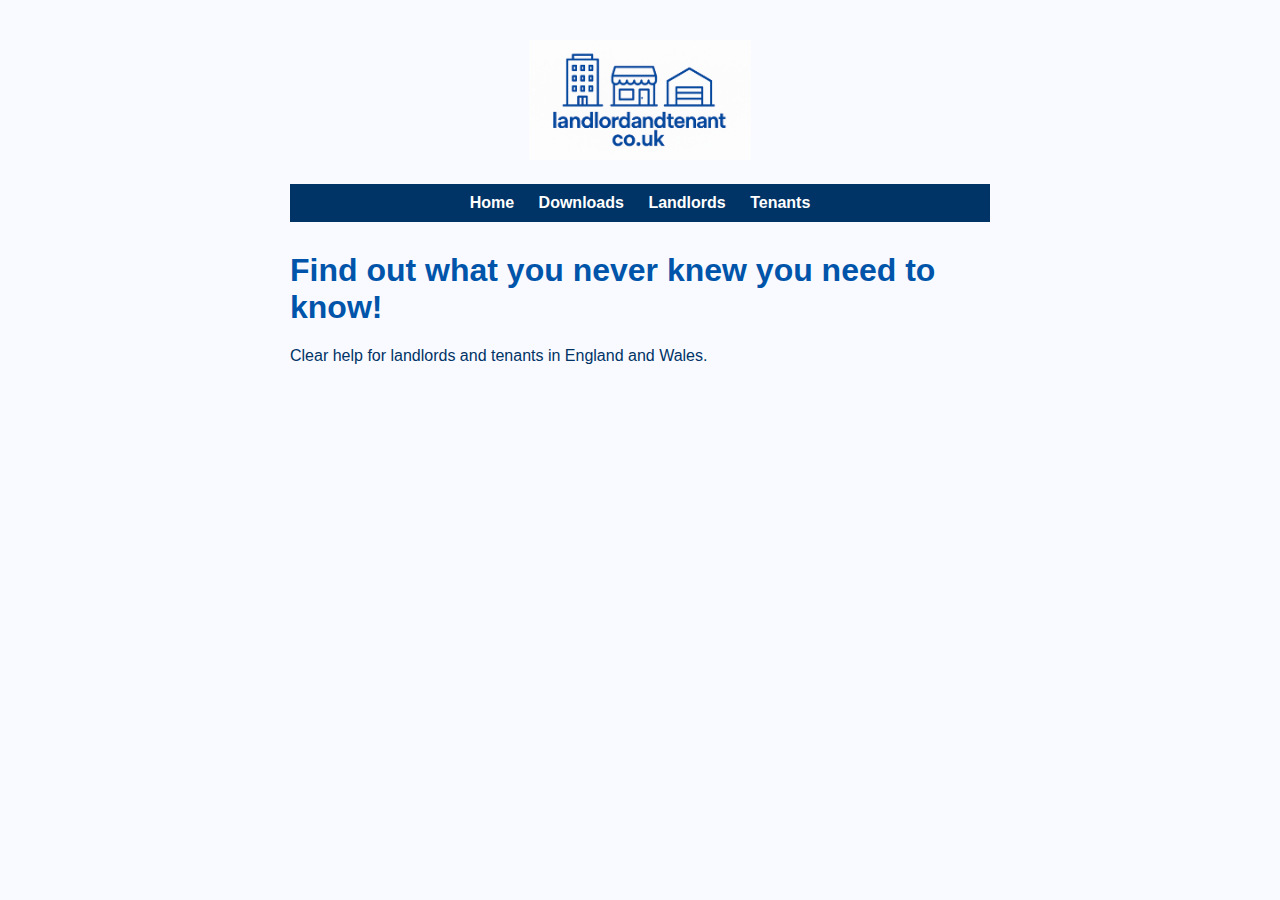
<file: index.html>
<!DOCTYPE html>
<html lang="en">
<head>
  <meta charset="UTF-8" />
  <meta name="viewport" content="width=device-width, initial-scale=1" />
  <title>Landlord and Tenant Adviser</title>
  <style>
    body {
      font-family: Arial, sans-serif;
      max-width: 700px;
      margin: 40px auto;
      padding: 0 20px;
      color: #003366;
      background: #f9faff;
    }
    nav {
      background-color: #003366;
      padding: 10px 20px;
      margin-bottom: 30px;
      text-align: center;
    }
    nav a {
      color: #ffffff;
      margin-right: 20px;
      text-decoration: none;
      font-weight: bold;
    }
    nav a:last-child {
      margin-right: 0;
    }
    .logo {
      text-align: center;
      margin-bottom: 20px;
    }
    .logo img {
      max-height: 120px;
    }
    h1 {
      color: #0055aa;
    }
  </style>
</head>
<body>

  <div class="logo">
    <img src="logo.png" alt="Landlord and Tenant Logo" />
  </div>

  <nav>
    <a href="index.html">Home</a>
    <a href="downloads.html">Downloads</a>
    <a href="landlords.html">Landlords</a>
    <a href="tenants.html">Tenants</a>
  </nav>

  <h1>Find out what you never knew you need to know!</h1>
  <p>Clear help for landlords and tenants in England and Wales.</p>

</body>
</html>
</file>
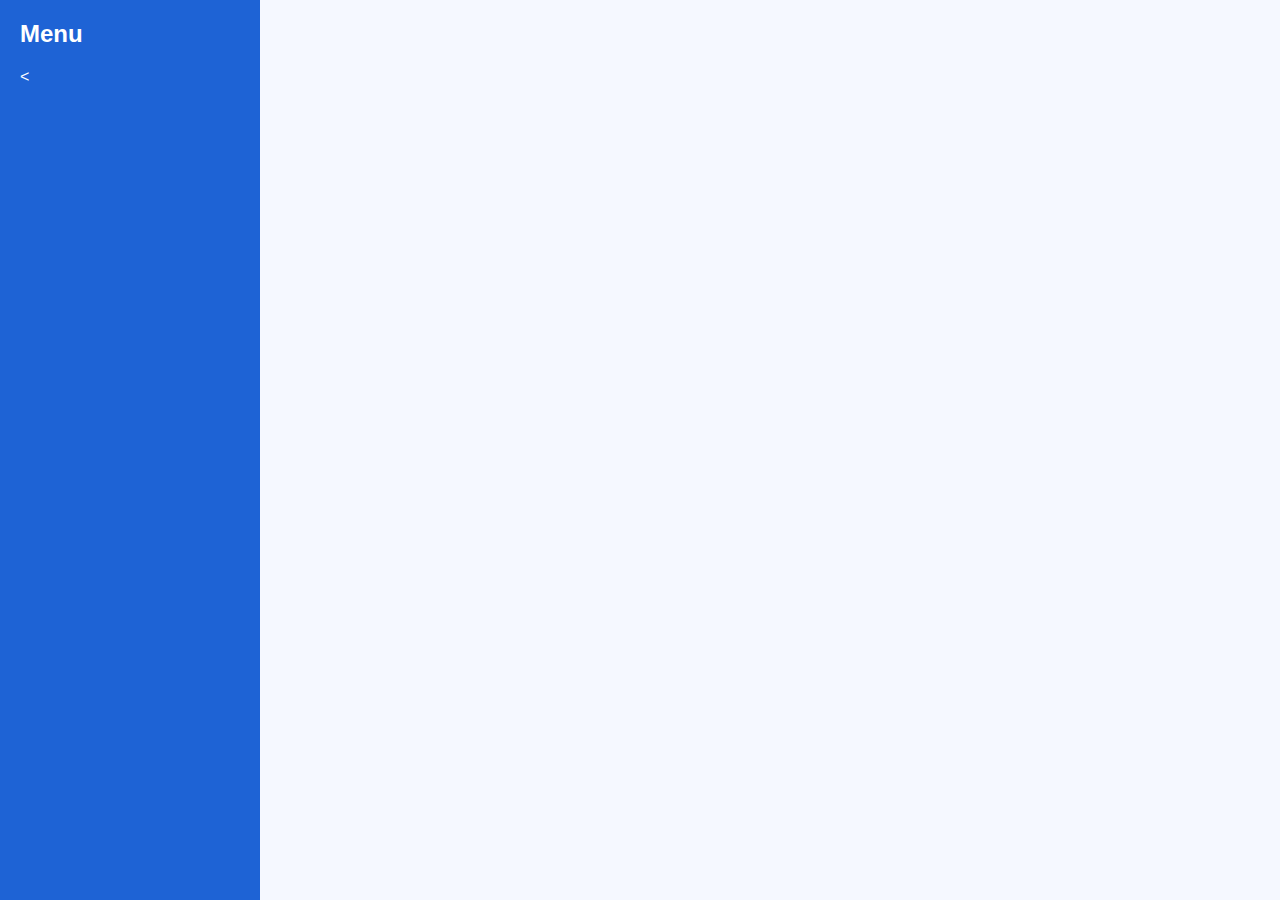
<file: about.html>
<!DOCTYPE html>
<html lang="en">
<head>
  <meta charset="UTF-8" />
  <meta name="viewport" content="width=device-width, initial-scale=1.0" />
  <title>About Us - Landlord and Tenant</title>
  <style>
    body {
      display: flex;
      margin: 0;
      font-family: Arial, sans-serif;
      background: #f5f8ff;
    }

    /* Sidebar */
    .sidebar {
      width: 220px;
      background: #1e63d5;
      color: #fff;
      height: 100vh;
      padding: 20px;
      position: fixed;
      left: 0;
      top: 0;
    }

    .sidebar h2 {
      margin-top: 0;
    }

    .sidebar a {
      display: block;
      color: #fff;
      padding: 10px 0;
      text-decoration: none;
      font-size: 16px;
    }

    .sidebar a:hover {
      text-decoration: underline;
    }

    /* Main content */
    .content {
      margin-left: 240px;
      padding: 20px;
      text-align: center;
    }

    .logo {
      width: 260px;
      display: block;
      margin: 0 auto 20px auto;
    }

    .text-box {
      max-width: 800px;
      margin: 20px auto;
      background: white;
      padding: 30px;
      border-radius: 8px;
      box-shadow: 0 0 10px rgba(0,0,0,0.1);
      text-align: left;
      line-height: 1.6;
      font-size: 18px;
    }
  </style>
</head>

<body>

  <div class="sidebar">
    <h2>Menu</h2>
    <
</file>
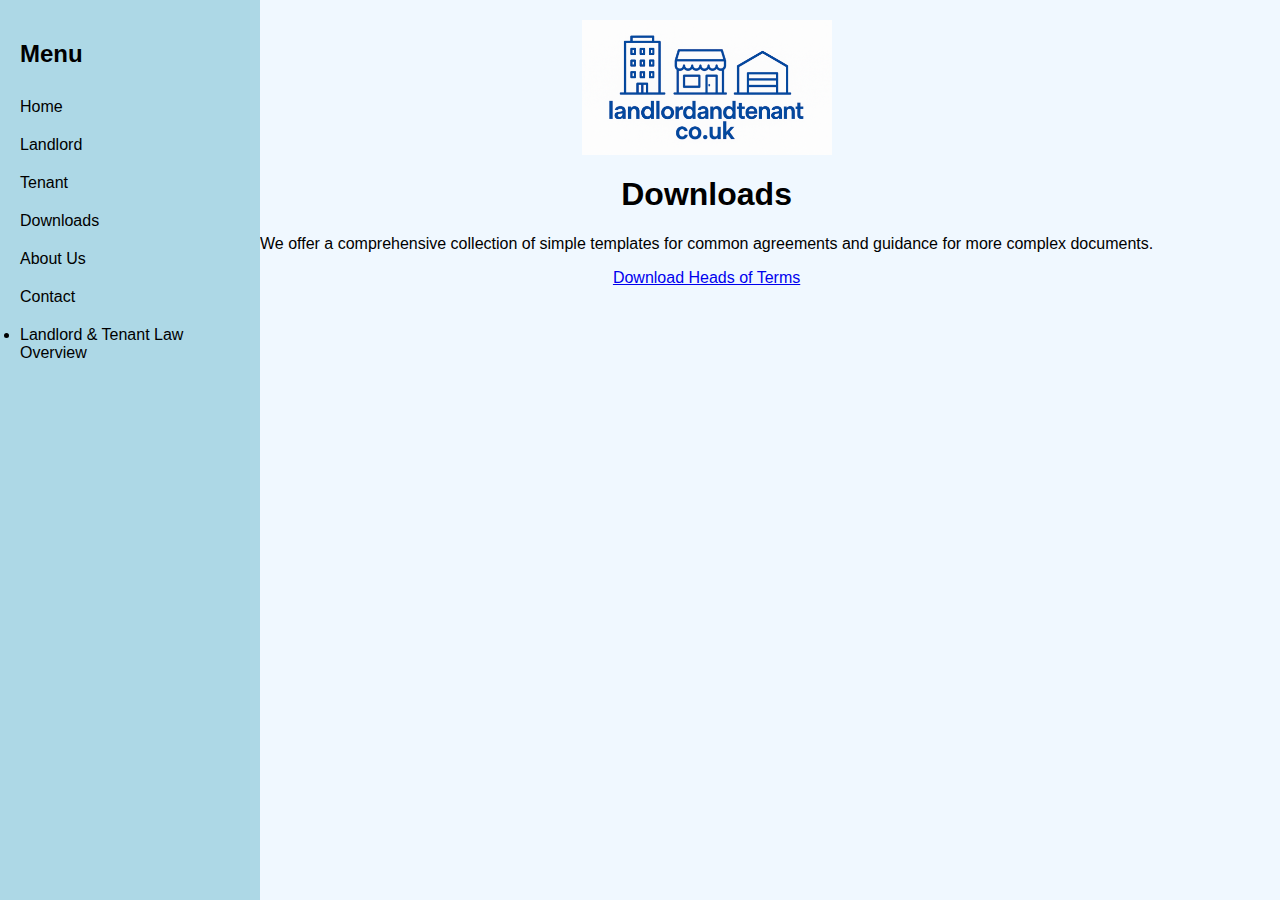
<file: downloads.html>
<!DOCTYPE html>
<html lang="en">
<head>
  <meta charset="UTF-8">
  <meta name="viewport" content="width=device-width, initial-scale=1.0">
  <title>Downloads - Property Toolkit</title>
  <link rel="stylesheet" href="style.css">
</head>
<body>
  <div id="sidebar"></div>
  <div class="content">
    <img src="logo.png" class="logo" alt="Logo" />
    <h1>Downloads</h1>
    <p>We offer a comprehensive collection of simple templates for common agreements and guidance for more complex documents.</p>
    <a href="heads_of_terms.docx" download>Download Heads of Terms</a>
  </div>
  <script>
    fetch('sidebar.html')
      .then(res => res.text())
      .then(data => document.getElementById('sidebar').innerHTML = data)
      .catch(err => console.error('Could not load sidebar:', err));
  </script>
</body>
</html>
</file>
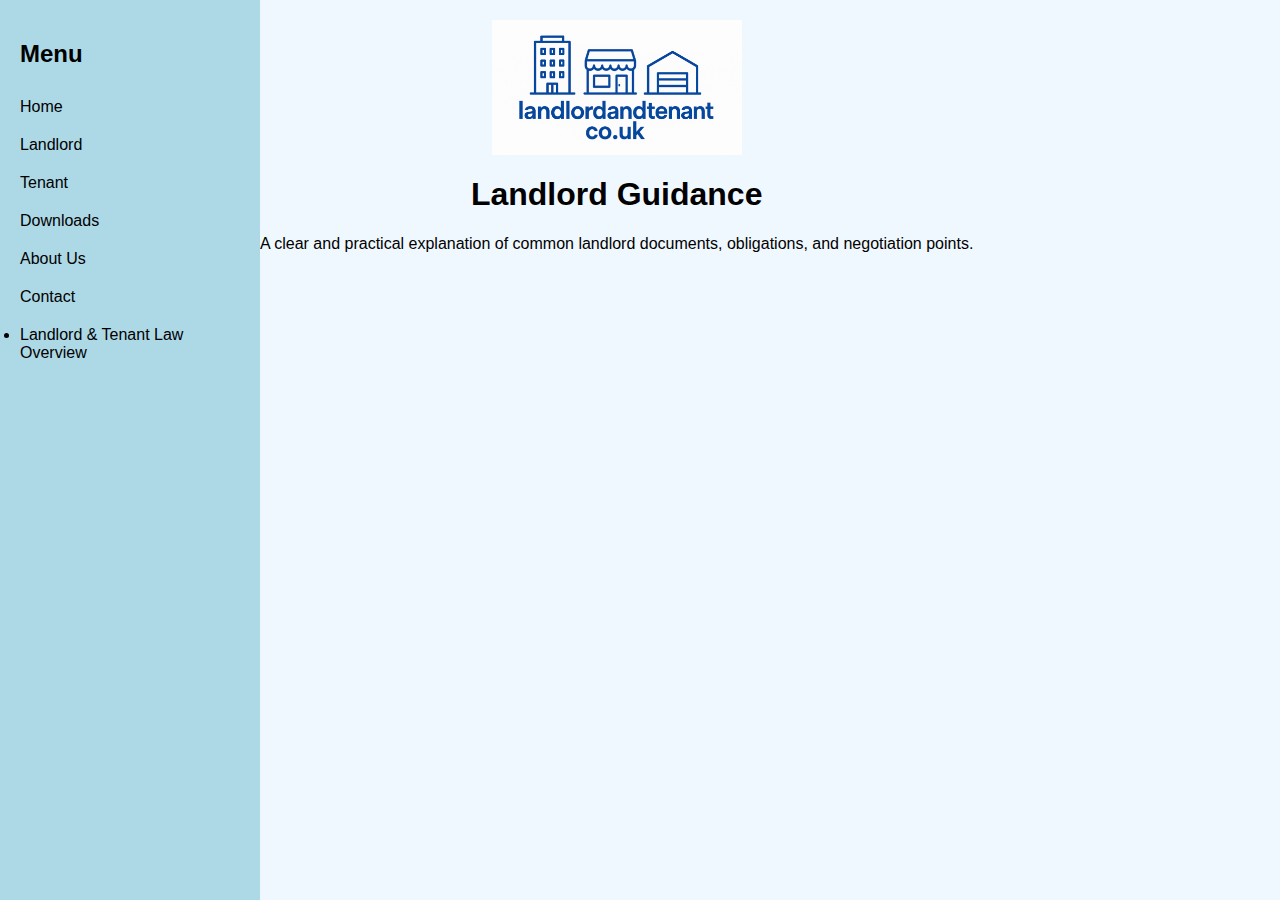
<file: landlord.html>
<!DOCTYPE html>
<html lang="en">
<head>
  <meta charset="UTF-8">
  <meta name="viewport" content="width=device-width, initial-scale=1.0">
  <title>Landlord - Property Toolkit</title>
  <link rel="stylesheet" href="style.css">
</head>
<body>
  <div id="sidebar"></div>
  <div class="content">
    <img src="logo.png" class="logo" alt="Logo" />
    <h1>Landlord Guidance</h1>
    <p>A clear and practical explanation of common landlord documents, obligations, and negotiation points.</p>
    
  </div>
  <script>
    fetch('sidebar.html')
      .then(res => res.text())
      .then(data => document.getElementById('sidebar').innerHTML = data)
      .catch(err => console.error('Could not load sidebar:', err));
  </script>
</body>
</html>
</file>
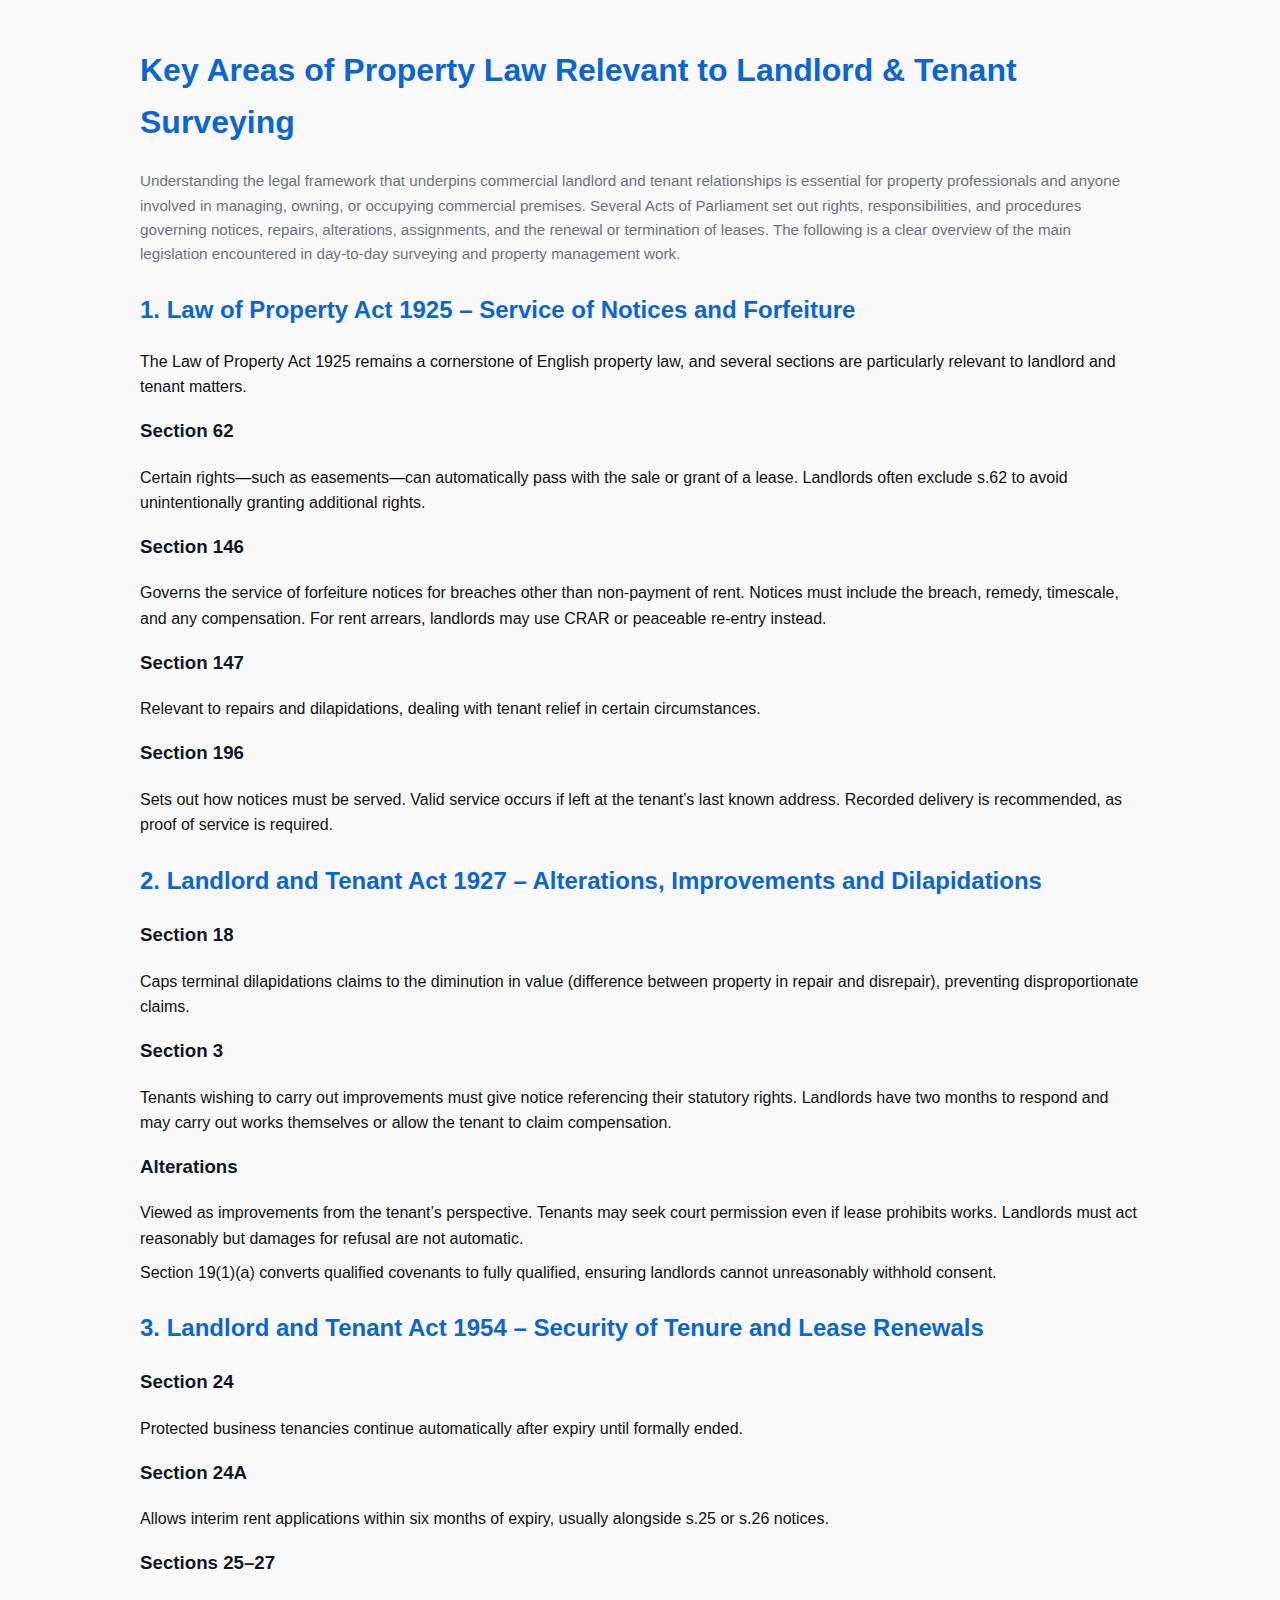
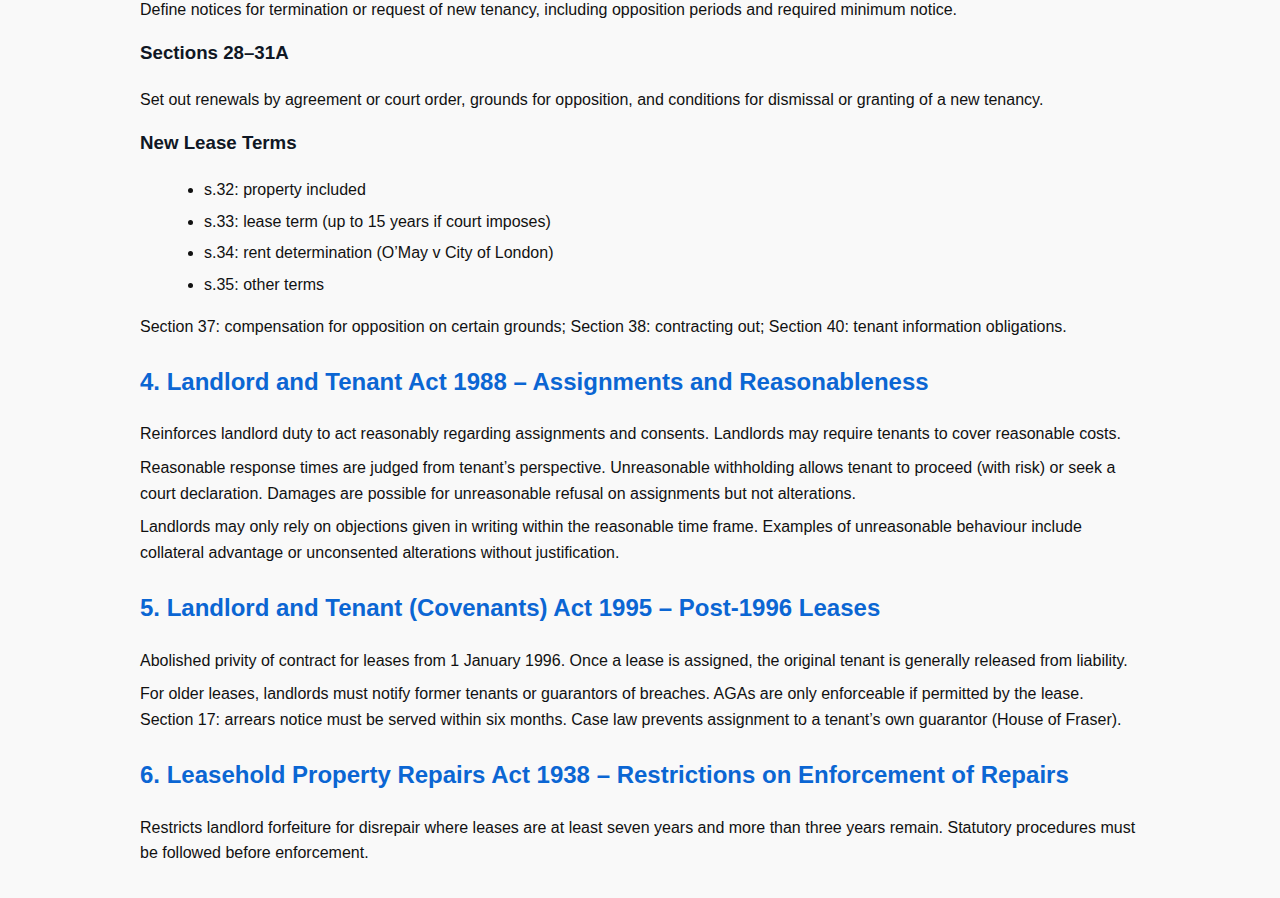
<file: propertylaw.html>
<!DOCTYPE html>
<html lang="en">
<head>
  <meta charset="UTF-8">
  <meta name="viewport" content="width=device-width, initial-scale=1.0">
  <title>Key Areas of Property Law Relevant to Landlord & Tenant Surveying</title>
  <style>
    body {font-family: Arial, sans-serif; line-height: 1.6; margin: 0; padding: 0; background: #f9f9f9; color: #111;}
    .container {max-width: 1000px; margin: 0 auto; padding: 24px;}
    h1 {color: #0b66d3;}
    h2 {color: #0b66d3; margin-top: 24px;}
    h3 {margin-top: 16px; color: #0f1724;}
    p {margin: 8px 0;}
    ul {margin: 8px 0 16px 24px;}
    li {margin-bottom: 6px;}
    .muted {color: #6b7280; font-size: 0.95rem;}
    .callout {background: #f1f7ff; border-left: 4px solid #0b66d3; padding: 10px 12px; margin: 10px 0; border-radius: 6px;}
  </style>
</head>
<body>
  <div class="container">
    <h1>Key Areas of Property Law Relevant to Landlord & Tenant Surveying</h1>
    <p class="muted">Understanding the legal framework that underpins commercial landlord and tenant relationships is essential for property professionals and anyone involved in managing, owning, or occupying commercial premises. Several Acts of Parliament set out rights, responsibilities, and procedures governing notices, repairs, alterations, assignments, and the renewal or termination of leases. The following is a clear overview of the main legislation encountered in day-to-day surveying and property management work.</p>

    <h2>1. Law of Property Act 1925 – Service of Notices and Forfeiture</h2>
    <p>The Law of Property Act 1925 remains a cornerstone of English property law, and several sections are particularly relevant to landlord and tenant matters.</p>
    <h3>Section 62</h3>
    <p>Certain rights—such as easements—can automatically pass with the sale or grant of a lease. Landlords often exclude s.62 to avoid unintentionally granting additional rights.</p>
    <h3>Section 146</h3>
    <p>Governs the service of forfeiture notices for breaches other than non-payment of rent. Notices must include the breach, remedy, timescale, and any compensation. For rent arrears, landlords may use CRAR or peaceable re-entry instead.</p>
    <h3>Section 147</h3>
    <p>Relevant to repairs and dilapidations, dealing with tenant relief in certain circumstances.</p>
    <h3>Section 196</h3>
    <p>Sets out how notices must be served. Valid service occurs if left at the tenant’s last known address. Recorded delivery is recommended, as proof of service is required.</p>

    <h2>2. Landlord and Tenant Act 1927 – Alterations, Improvements and Dilapidations</h2>
    <h3>Section 18</h3>
    <p>Caps terminal dilapidations claims to the diminution in value (difference between property in repair and disrepair), preventing disproportionate claims.</p>
    <h3>Section 3</h3>
    <p>Tenants wishing to carry out improvements must give notice referencing their statutory rights. Landlords have two months to respond and may carry out works themselves or allow the tenant to claim compensation.</p>
    <h3>Alterations</h3>
    <p>Viewed as improvements from the tenant’s perspective. Tenants may seek court permission even if lease prohibits works. Landlords must act reasonably but damages for refusal are not automatic.</p>
    <p>Section 19(1)(a) converts qualified covenants to fully qualified, ensuring landlords cannot unreasonably withhold consent.</p>

    <h2>3. Landlord and Tenant Act 1954 – Security of Tenure and Lease Renewals</h2>
    <h3>Section 24</h3>
    <p>Protected business tenancies continue automatically after expiry until formally ended.</p>
    <h3>Section 24A</h3>
    <p>Allows interim rent applications within six months of expiry, usually alongside s.25 or s.26 notices.</p>
    <h3>Sections 25–27</h3>
    <p>Define notices for termination or request of new tenancy, including opposition periods and required minimum notice.</p>
    <h3>Sections 28–31A</h3>
    <p>Set out renewals by agreement or court order, grounds for opposition, and conditions for dismissal or granting of a new tenancy.</p>
    <h3>New Lease Terms</h3>
    <ul>
      <li>s.32: property included</li>
      <li>s.33: lease term (up to 15 years if court imposes)</li>
      <li>s.34: rent determination (O’May v City of London)</li>
      <li>s.35: other terms</li>
    </ul>
    <p>Section 37: compensation for opposition on certain grounds; Section 38: contracting out; Section 40: tenant information obligations.</p>

    <h2>4. Landlord and Tenant Act 1988 – Assignments and Reasonableness</h2>
    <p>Reinforces landlord duty to act reasonably regarding assignments and consents. Landlords may require tenants to cover reasonable costs.</p>
    <p>Reasonable response times are judged from tenant’s perspective. Unreasonable withholding allows tenant to proceed (with risk) or seek a court declaration. Damages are possible for unreasonable refusal on assignments but not alterations.</p>
    <p>Landlords may only rely on objections given in writing within the reasonable time frame. Examples of unreasonable behaviour include collateral advantage or unconsented alterations without justification.</p>

    <h2>5. Landlord and Tenant (Covenants) Act 1995 – Post-1996 Leases</h2>
    <p>Abolished privity of contract for leases from 1 January 1996. Once a lease is assigned, the original tenant is generally released from liability.</p>
    <p>For older leases, landlords must notify former tenants or guarantors of breaches. AGAs are only enforceable if permitted by the lease. Section 17: arrears notice must be served within six months. Case law prevents assignment to a tenant’s own guarantor (House of Fraser).</p>

    <h2>6. Leasehold Property Repairs Act 1938 – Restrictions on Enforcement of Repairs</h2>
    <p>Restricts landlord forfeiture for disrepair where leases are at least seven years and more than three years remain. Statutory procedures must be followed before enforcement.</p>

  </div>
</body>
</html>
</file>
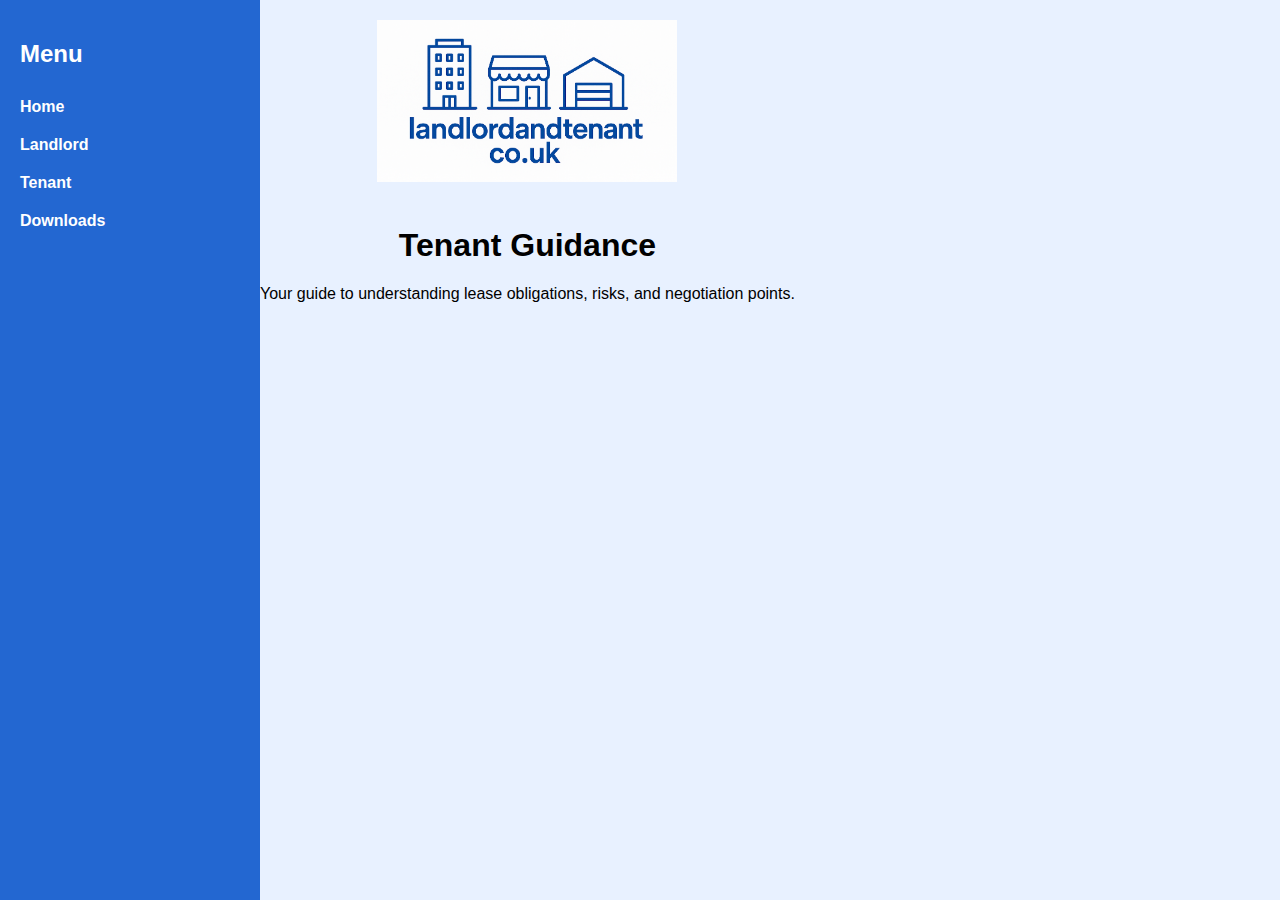
<file: tenant.html>
<!DOCTYPE html>
<html lang="en">
<head>
  <meta charset="UTF-8" />
  <meta name="viewport" content="width=device-width, initial-scale=1.0" />
  <title>Tenant - Property Toolkit</title>
  <style>
    body {
      display: flex;
      margin: 0;
      font-family: Arial, sans-serif;
      background: #e8f1ff;
    }
    .sidebar {
      width: 220px;
      background: #2367d1;
      color: #fff;
      height: 100vh;
      padding: 20px;
      position: fixed;
      left: 0;
      top: 0;
    }
    .sidebar a {
      display: block;
      color: #fff;
      padding: 10px 0;
      text-decoration: none;
      font-weight: bold;
    }
    .sidebar a:hover {
      text-decoration: underline;
    }
    .content {
      margin-left: 240px;
      padding: 20px;
      text-align: center;
    }
    .logo {
      width: 300px;
      margin-bottom: 20px;
    }
  </style>
</head>
<body>

  <div class="sidebar">
    <h2>Menu</h2>
    <a href="index.html">Home</a>
    <a href="landlord.html">Landlord</a>
    <a href="tenant.html">Tenant</a>
    <a href="downloads.html">Downloads</a>
  </div>

  <div class="content">
    <img src="logo.png" class="logo" alt="Logo" />
    <h1>Tenant Guidance</h1>
    <p>Your guide to understanding lease obligations, risks, and negotiation points.</p>
  </div>

</body>
</html>
</file>
<file: style.css>
body {
  display: flex;
  margin: 0;
  font-family: Arial, sans-serif;
  background: #f0f8ff;
}
#sidebar {
  width: 220px;
  background: #add8e6;
  color: #000;
  height: 100vh;
  padding: 20px;
  position: fixed;
  top: 0;
  left: 0;
}
#sidebar a {
  display: block;
  color: #000;
  padding: 10px 0;
  text-decoration: none;
}
#sidebar a:hover {
  color: #004080;
  text-decoration: underline;
}
.content {
  margin-left: 240px;
  padding: 20px;
  text-align: center;
}
.logo {
  width: 250px;
  display: block;
  margin: 0 auto 20px auto;
}
</file>
